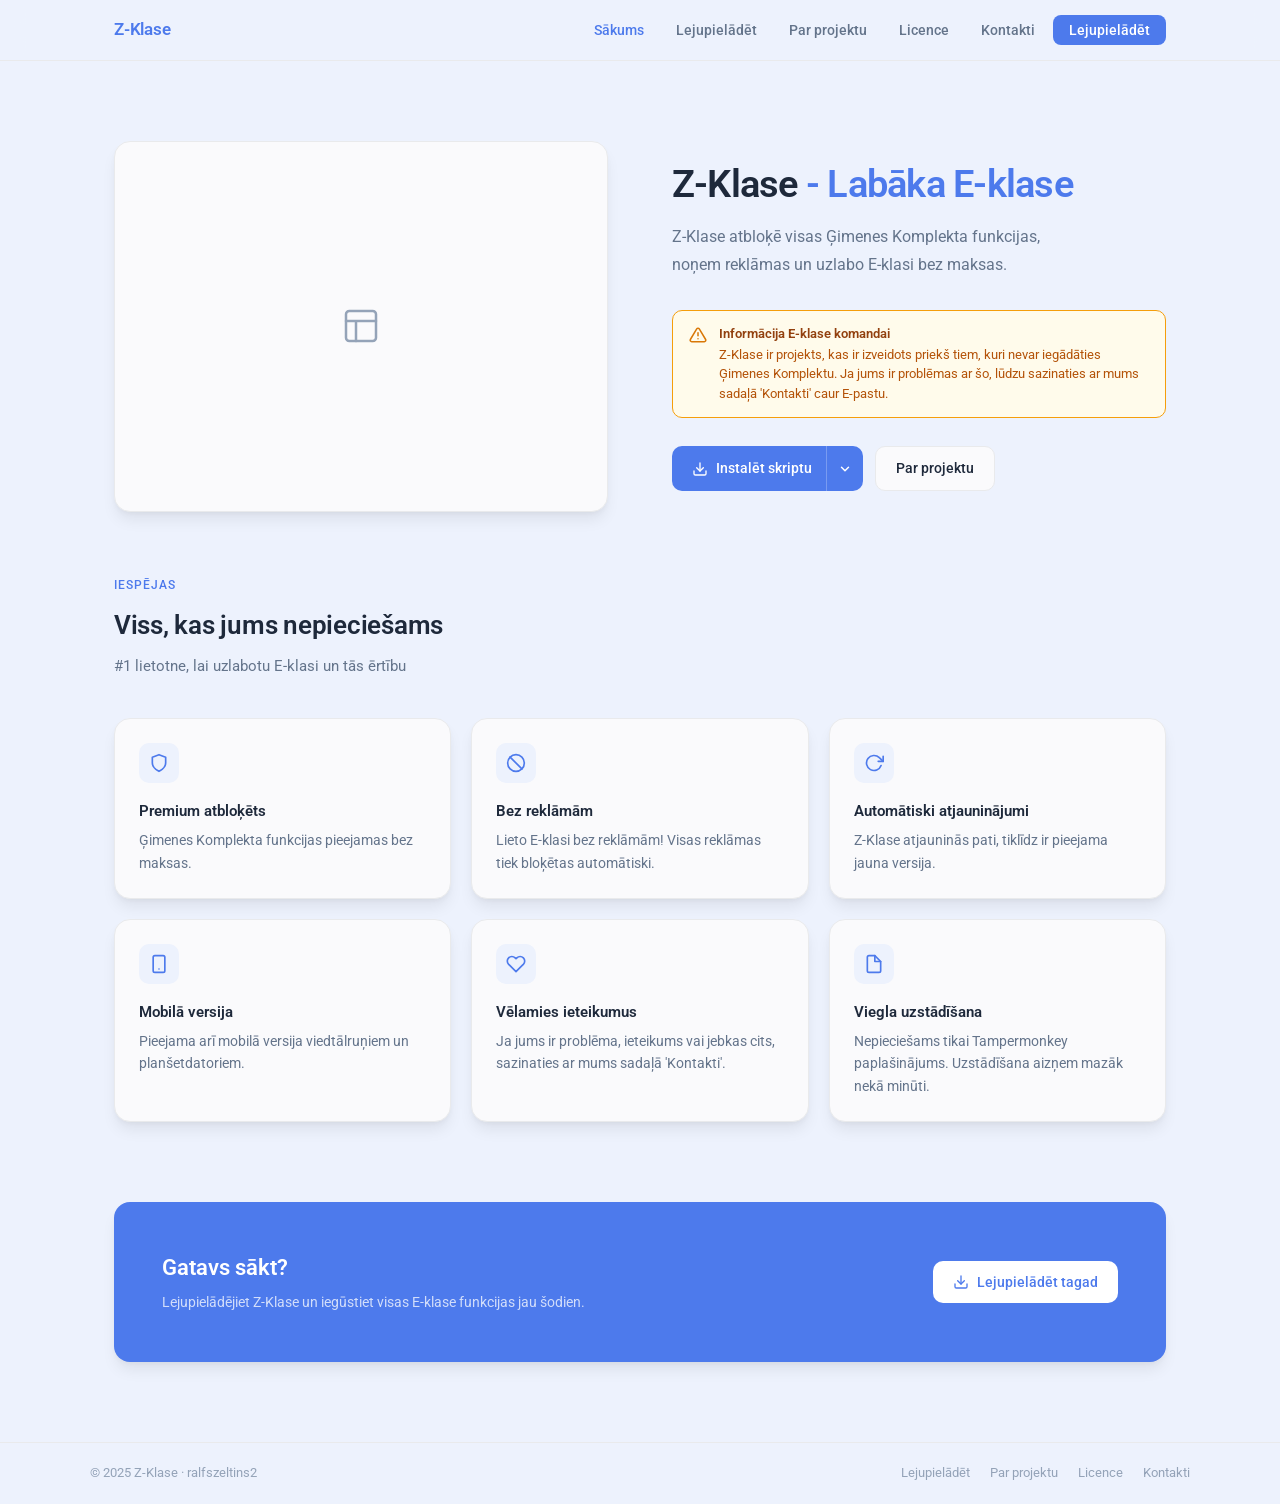
<file: index.html>
<!DOCTYPE html>
<html lang="lv">
<head>
<meta charset="UTF-8">
<meta name="viewport" content="width=device-width, initial-scale=1.0">
<title>Z-Klase - Labāka E-klase</title>
<link rel="stylesheet" href="style.css">
<style>
.hero { padding: 80px 0 64px; }
.hero-inner { display: grid; grid-template-columns: 1fr 1fr; gap: 64px; align-items: center; }
.hero-image {
  background: var(--card); border-radius: var(--radius); border: var(--card-border);
  box-shadow: var(--shadow); aspect-ratio: 4/3; display: flex; align-items: center;
  justify-content: center; color: var(--text-subtle); font-size: 13px; overflow: hidden;
}
.hero-image-inner { display: flex; flex-direction: column; align-items: center; gap: 8px; }
.hero-badge {
  display: inline-flex; align-items: center; gap: 6px; background: var(--card);
  border: var(--card-border); border-radius: 99px; padding: 4px 12px;
  font-size: 12px; color: var(--primary); font-weight: 500; margin-bottom: 20px;
}
.hero-badge span { width: 6px; height: 6px; background: var(--primary); border-radius: 50%; display: inline-block; }
h1 { font-size: 38px; font-weight: 600; line-height: 1.2; letter-spacing: -0.02em; color: var(--text); margin-bottom: 16px; }
h1 em { font-style: normal; color: var(--primary); }
.hero-desc { font-size: 16px; color: var(--text-muted); line-height: 1.7; margin-bottom: 32px; max-width: 420px; }
.hero-actions { display: flex; gap: 12px; flex-wrap: wrap; }
.features { padding: 0 0 80px; }
.section-label { font-size: 12px; font-weight: 500; color: var(--primary); letter-spacing: 0.08em; text-transform: uppercase; margin-bottom: 10px; }
.section-title { font-size: 26px; font-weight: 600; letter-spacing: -0.01em; margin-bottom: 8px; }
.section-desc { font-size: 15px; color: var(--text-muted); max-width: 460px; margin-bottom: 40px; }
.features-grid { display: grid; grid-template-columns: repeat(3, 1fr); gap: 20px; }
.feature-card { padding: 24px; }
.feature-icon {
  width: 40px; height: 40px; background: #EDF2FD; border-radius: 10px;
  display: flex; align-items: center; justify-content: center;
  margin-bottom: 16px; color: var(--primary);
}
@media (prefers-color-scheme: dark) { .feature-icon { background: #1e2235; } }
.feature-card h3 { font-size: 15px; font-weight: 600; margin-bottom: 6px; }
.feature-card p { font-size: 14px; color: var(--text-muted); line-height: 1.6; }
.cta-section { margin-bottom: 80px; }
.cta-inner {
  padding: 48px; display: flex; align-items: center; justify-content: space-between;
  gap: 32px; background: var(--primary); border-radius: var(--radius); border: none;
}
.cta-inner h2 { font-size: 22px; font-weight: 600; color: #fff; margin-bottom: 6px; }
.cta-inner p { font-size: 14px; color: rgba(255,255,255,0.75); }
.btn-white { background: #fff; color: var(--primary); white-space: nowrap; }
.btn-white:hover { opacity: 0.92; }
.warning-box {
  display: flex;
  gap: 12px;
  align-items: flex-start;
  background: #fffbeb;
  border: 1px solid #f59e0b;
  border-radius: 10px;
  padding: 14px 16px;
  margin-bottom: 28px;
}
@media (prefers-color-scheme: dark) {
  .warning-box {
    background: #1c1506;
    border-color: #92400e;
  }
  .warning-title { color: #fcd34d; }
  .warning-text { color: #d97706; }
}
.warning-icon {
  color: #d97706;
  flex-shrink: 0;
  margin-top: 1px;
}
.warning-content { display: flex; flex-direction: column; gap: 2px; }
.warning-title {
  font-size: 13px;
  font-weight: 600;
  color: #92400e;
  line-height: 1.4;
}
.warning-text {
  font-size: 13px;
  color: #b45309;
  line-height: 1.5;
}
@media (max-width: 768px) {
  .hero-inner { grid-template-columns: 1fr; gap: 40px; }
  h1 { font-size: 28px; }
  .features-grid { grid-template-columns: 1fr; }
  .cta-inner { flex-direction: column; padding: 32px; }
}
</style>
<style>
/* ── Split download button ── */
.dl-split { position: relative; display: inline-flex; }
.dl-main { border-radius: 10px 0 0 10px !important; padding-right: 14px !important; }
.dl-chevron { border-radius: 0 10px 10px 0 !important; padding: 0 11px !important; border-left: 1px solid rgba(255,255,255,0.25) !important; min-width: 0; }
.dl-chevron svg { display: block; transition: transform 0.2s; }
.dl-split.open .dl-chevron svg { transform: rotate(180deg); }
.dl-dropdown {
  display: none; position: absolute; top: calc(100% + 8px); left: 0;
  min-width: 230px; background: var(--card); border: var(--card-border);
  border-radius: 12px; box-shadow: 0 16px 40px -8px rgba(20,21,26,0.18);
  overflow: hidden; z-index: 100;
}
.dl-split.open .dl-dropdown { display: block; }
.dl-option {
  display: flex; align-items: center; gap: 10px; padding: 11px 16px;
  font-size: 14px; font-weight: 500; color: var(--text); text-decoration: none;
  transition: background 0.12s;
}
.dl-option:hover { background: var(--bg); }
.dl-option svg { flex-shrink: 0; color: var(--text-muted); }
.dl-option-all { border-top: 1px solid var(--border); color: var(--primary); }
.dl-option-all svg { color: var(--primary); }
</style>
</head>
<body>
<nav>
  <div class="nav-inner">
    <a href="index.html" class="nav-logo"><span>Z-Klase</span></a>
    <ul class="nav-links">
      <li><a href="index.html" class="active">Sākums</a></li>
      <li><a href="download.html">Lejupielādēt</a></li>
      <li><a href="credits.html">Par projektu</a></li>
      <li><a href="license.html">Licence</a></li>
      <li><a href="contact.html">Kontakti</a></li>
      <li><a href="download.html" class="nav-cta">Lejupielādēt</a></li>
    </ul>
    <button class="nav-hamburger" id="nav-open" aria-label="Atvērt izvēlni">
      <svg width="20" height="20" viewBox="0 0 24 24" fill="none" stroke="currentColor" stroke-width="2" stroke-linecap="round" stroke-linejoin="round"><line x1="3" y1="6" x2="21" y2="6"/><line x1="3" y1="12" x2="21" y2="12"/><line x1="3" y1="18" x2="21" y2="18"/></svg>
    </button>
  </div>
</nav>
<div class="mobile-nav" id="mobile-nav">
  <div class="mobile-nav-panel">
    <div class="mobile-nav-head">
      <a href="index.html" class="nav-logo"><span>Z-Klase</span></a>
      <button class="mobile-nav-close" id="nav-close" aria-label="Aizvērt izvēlni">
        <svg width="18" height="18" viewBox="0 0 18 18" fill="none"><path d="M14 4L4 14M4 4l10 10" stroke="currentColor" stroke-width="1.8" stroke-linecap="round"/></svg>
      </button>
    </div>
    <ul class="mobile-nav-links">
      <li><a href="index.html" class="active">Sākums</a></li>
      <li><a href="download.html">Lejupielādēt</a></li>
      <li><a href="credits.html">Par projektu</a></li>
      <li><a href="license.html">Licence</a></li>
      <li><a href="contact.html">Kontakti</a></li>
    </ul>
    <div class="mobile-nav-cta">
      <a href="download.html">
        <svg width="15" height="15" viewBox="0 0 24 24" fill="none" stroke="currentColor" stroke-width="2" stroke-linecap="round" stroke-linejoin="round"><path d="M21 15v4a2 2 0 0 1-2 2H5a2 2 0 0 1-2-2v-4"/><polyline points="7 10 12 15 17 10"/><line x1="12" y1="15" x2="12" y2="3"/></svg>
        Lejupielādēt
      </a>
    </div>
  </div>
</div>
<main>
  <section class="hero">
    <div class="container">
      <div class="hero-inner">
        <div class="hero-image">
          <div class="hero-image-inner">
            <svg width="40" height="40" viewBox="0 0 24 24" fill="none" stroke="currentColor" stroke-width="1.5" stroke-linecap="round" stroke-linejoin="round"><rect x="3" y="3" width="18" height="18" rx="2"/><path d="M3 9h18M9 21V9"/></svg>
            <!-- <span>Ekrānuzņēmums</span> -->
          </div>
        </div>
        <div class="hero-content">
          <!-- <div class="hero-badge"><span></span>200 izmanto</div> -->
          <h1>Z-Klase <em>- Labāka E-klase</em></h1>
          <p class="hero-desc">Z-Klase atbloķē visas Ģimenes Komplekta funkcijas, noņem reklāmas un uzlabo E-klasi bez maksas.</p>
          <div class="warning-box">
            <div class="warning-icon">
              <svg width="18" height="18" viewBox="0 0 24 24" fill="none" stroke="currentColor" stroke-width="2" stroke-linecap="round" stroke-linejoin="round"><path d="M10.29 3.86L1.82 18a2 2 0 0 0 1.71 3h16.94a2 2 0 0 0 1.71-3L13.71 3.86a2 2 0 0 0-3.42 0z"/><line x1="12" y1="9" x2="12" y2="13"/><line x1="12" y1="17" x2="12.01" y2="17"/></svg>
            </div>
            <div class="warning-content">
              <p class="warning-title">Informācija E-klase komandai</p>
              <p class="warning-text">Z-Klase ir projekts, kas ir izveidots priekš tiem, kuri nevar iegādāties Ģimenes Komplektu. Ja jums ir problēmas ar šo, lūdzu sazinaties ar mums sadaļā 'Kontakti' caur E-pastu.</p>
            </div>
          </div>
          <div class="hero-actions">
            <div class="dl-split" id="dl-split">
              <a href="download.html" class="btn btn-primary dl-main" id="dl-main-btn">
                <svg width="16" height="16" viewBox="0 0 24 24" fill="none" stroke="currentColor" stroke-width="2" stroke-linecap="round" stroke-linejoin="round"><path d="M21 15v4a2 2 0 0 1-2 2H5a2 2 0 0 1-2-2v-4"/><polyline points="7 10 12 15 17 10"/><line x1="12" y1="15" x2="12" y2="3"/></svg>
                <span id="dl-main-label">Lejupielādēt</span>
              </a>
              <button class="btn btn-primary dl-chevron" id="dl-chevron" aria-label="Citas platformas">
                <svg width="14" height="14" viewBox="0 0 24 24" fill="none" stroke="currentColor" stroke-width="2.5" stroke-linecap="round" stroke-linejoin="round"><polyline points="6 9 12 15 18 9"/></svg>
              </button>
              <div class="dl-dropdown" id="dl-dropdown">
                <a href="https://ralfszeltins22.github.io/z-klase/zklase.user.js" class="dl-option" data-platform="tampermonkey">
                  <svg width="16" height="16" viewBox="0 0 24 24" fill="none" stroke="currentColor" stroke-width="2" stroke-linecap="round" stroke-linejoin="round"><rect x="2" y="3" width="20" height="14" rx="2"/><line x1="8" y1="21" x2="16" y2="21"/><line x1="12" y1="17" x2="12" y2="21"/></svg>
                  <span>Darbvirsma (Tampermonkey)</span>
                </a>
                <a href="https://ralfszeltins22.github.io/z-klase/ZKlase.apk" class="dl-option" data-platform="android">
                  <svg width="16" height="16" viewBox="0 0 24 24" fill="none" stroke="currentColor" stroke-width="2" stroke-linecap="round" stroke-linejoin="round"><rect x="5" y="2" width="14" height="20" rx="2"/><line x1="12" y1="18" x2="12.01" y2="18"/></svg>
                  <span>Android APK</span>
                </a>
                <a href="download.html" class="dl-option dl-option-all">
                  <svg width="16" height="16" viewBox="0 0 24 24" fill="none" stroke="currentColor" stroke-width="2" stroke-linecap="round" stroke-linejoin="round"><circle cx="12" cy="12" r="10"/><line x1="2" y1="12" x2="22" y2="12"/><path d="M12 2a15.3 15.3 0 0 1 4 10 15.3 15.3 0 0 1-4 10 15.3 15.3 0 0 1-4-10 15.3 15.3 0 0 1 4-10z"/></svg>
                  <span>Visas platformas</span>
                </a>
              </div>
            </div>
            <a href="credits.html" class="btn btn-secondary">Par projektu</a>
          </div>
        </div>
      </div>
    </div>
  </section>
  <section class="features">
    <div class="container">
      <p class="section-label">Iespējas</p>
      <h2 class="section-title">Viss, kas jums nepieciešams</h2>
      <p class="section-desc">#1 lietotne, lai uzlabotu E-klasi un tās ērtību</p>
      <div class="features-grid">
        <div class="feature-card card">
          <div class="feature-icon"><svg width="20" height="20" viewBox="0 0 24 24" fill="none" stroke="currentColor" stroke-width="2" stroke-linecap="round" stroke-linejoin="round"><path d="M12 22s8-4 8-10V5l-8-3-8 3v7c0 6 8 10 8 10z"/></svg></div>
          <h3>Premium atbloķēts</h3>
          <p>Ģimenes Komplekta funkcijas pieejamas bez maksas.</p>
        </div>
        <div class="feature-card card">
          <div class="feature-icon"><svg width="20" height="20" viewBox="0 0 24 24" fill="none" stroke="currentColor" stroke-width="2" stroke-linecap="round" stroke-linejoin="round"><circle cx="12" cy="12" r="10"/><line x1="4.93" y1="4.93" x2="19.07" y2="19.07"/></svg></div>
          <h3>Bez reklāmām</h3>
          <p>Lieto E-klasi bez reklāmām! Visas reklāmas tiek bloķētas automātiski.</p>
        </div>
        <div class="feature-card card">
          <div class="feature-icon"><svg width="20" height="20" viewBox="0 0 24 24" fill="none" stroke="currentColor" stroke-width="2" stroke-linecap="round" stroke-linejoin="round"><polyline points="23 4 23 10 17 10"/><path d="M20.49 15a9 9 0 1 1-2.12-9.36L23 10"/></svg></div>
          <h3>Automātiski atjauninājumi</h3>
          <p>Z-Klase atjauninās pati, tiklīdz ir pieejama jauna versija.</p>
        </div>
        <div class="feature-card card">
          <div class="feature-icon"><svg width="20" height="20" viewBox="0 0 24 24" fill="none" stroke="currentColor" stroke-width="2" stroke-linecap="round" stroke-linejoin="round"><rect x="5" y="2" width="14" height="20" rx="2" ry="2"/><line x1="12" y1="18" x2="12.01" y2="18"/></svg></div>
          <h3>Mobilā versija</h3>
          <p>Pieejama arī mobilā versija viedtālruņiem un planšetdatoriem.</p>
        </div>
        <div class="feature-card card">
          <div class="feature-icon"><svg width="20" height="20" viewBox="0 0 24 24" fill="none" stroke="currentColor" stroke-width="2" stroke-linecap="round" stroke-linejoin="round"><path d="M20.84 4.61a5.5 5.5 0 0 0-7.78 0L12 5.67l-1.06-1.06a5.5 5.5 0 0 0-7.78 7.78l1.06 1.06L12 21.23l7.78-7.78 1.06-1.06a5.5 5.5 0 0 0 0-7.78z"/></svg></div>
          <h3>Vēlamies ieteikumus</h3>
          <p>Ja jums ir problēma, ieteikums vai jebkas cits, sazinaties ar mums sadaļā 'Kontakti'.</p>
        </div>
        <div class="feature-card card">
          <div class="feature-icon"><svg width="20" height="20" viewBox="0 0 24 24" fill="none" stroke="currentColor" stroke-width="2" stroke-linecap="round" stroke-linejoin="round"><path d="M13 2H6a2 2 0 0 0-2 2v16a2 2 0 0 0 2 2h12a2 2 0 0 0 2-2V9z"/><polyline points="13 2 13 9 20 9"/></svg></div>
          <h3>Viegla uzstādīšana</h3>
          <p>Nepieciešams tikai Tampermonkey paplašinājums. Uzstādīšana aizņem mazāk nekā minūti.</p>
        </div>
      </div>
    </div>
  </section>
  <section class="cta-section">
    <div class="container">
      <div class="cta-inner card">
        <div>
          <h2>Gatavs sākt?</h2>
          <p>Lejupielādējiet Z-Klase un iegūstiet visas E-klase funkcijas jau šodien.</p>
        </div>
        <a href="download.html" class="btn btn-white">
          <svg width="16" height="16" viewBox="0 0 24 24" fill="none" stroke="currentColor" stroke-width="2" stroke-linecap="round" stroke-linejoin="round"><path d="M21 15v4a2 2 0 0 1-2 2H5a2 2 0 0 1-2-2v-4"/><polyline points="7 10 12 15 17 10"/><line x1="12" y1="15" x2="12" y2="3"/></svg>
          Lejupielādēt tagad
        </a>
      </div>
    </div>
  </section>
</main>
<footer>
  <div class="footer-inner">
    <span>© 2025 Z-Klase · ralfszeltins2</span>
    <div class="footer-links">
      <a href="download.html">Lejupielādēt</a>
      <a href="credits.html">Par projektu</a>
      <a href="license.html">Licence</a>
      <a href="contact.html">Kontakti</a>
    </div>
  </div>
</footer>
<script>
document.addEventListener('DOMContentLoaded', function(){
  var nav = document.getElementById('mobile-nav');
  var open = document.getElementById('nav-open');
  var close = document.getElementById('nav-close');
  if (!nav || !open || !close) return;
  open.addEventListener('click', function(){ nav.classList.add('open'); document.body.style.overflow='hidden'; });
  function closeNav(){ nav.classList.remove('open'); document.body.style.overflow=''; }
  close.addEventListener('click', closeNav);
  nav.addEventListener('click', function(e){ if(e.target === nav) closeNav(); });
});
</script>
<script>
(function(){
  var ua = navigator.userAgent;
  var isAndroid = /Android/.test(ua);
  var isMobile = isAndroid || /iPhone|iPad/.test(ua);

  var mainBtn = document.getElementById('dl-main-btn');
  var mainLabel = document.getElementById('dl-main-label');
  if (mainBtn && mainLabel) {
    if (isAndroid) {
      mainBtn.href = 'https://ralfszeltins22.github.io/z-klase/ZKlase.apk';
      mainLabel.textContent = 'Lejupielādēt APK';
    } else {
      mainBtn.href = 'https://ralfszeltins22.github.io/z-klase/zklase.user.js';
      mainLabel.textContent = 'Instalēt skriptu';
    }
  }

  var split = document.getElementById('dl-split');
  var chevron = document.getElementById('dl-chevron');
  if (split && chevron) {
    chevron.addEventListener('click', function(e) {
      e.stopPropagation();
      split.classList.toggle('open');
    });
    document.addEventListener('click', function() {
      split.classList.remove('open');
    });
    document.getElementById('dl-dropdown').addEventListener('click', function(e) {
      e.stopPropagation();
    });
  }
})();
</script>
</body>
</html>
</file>
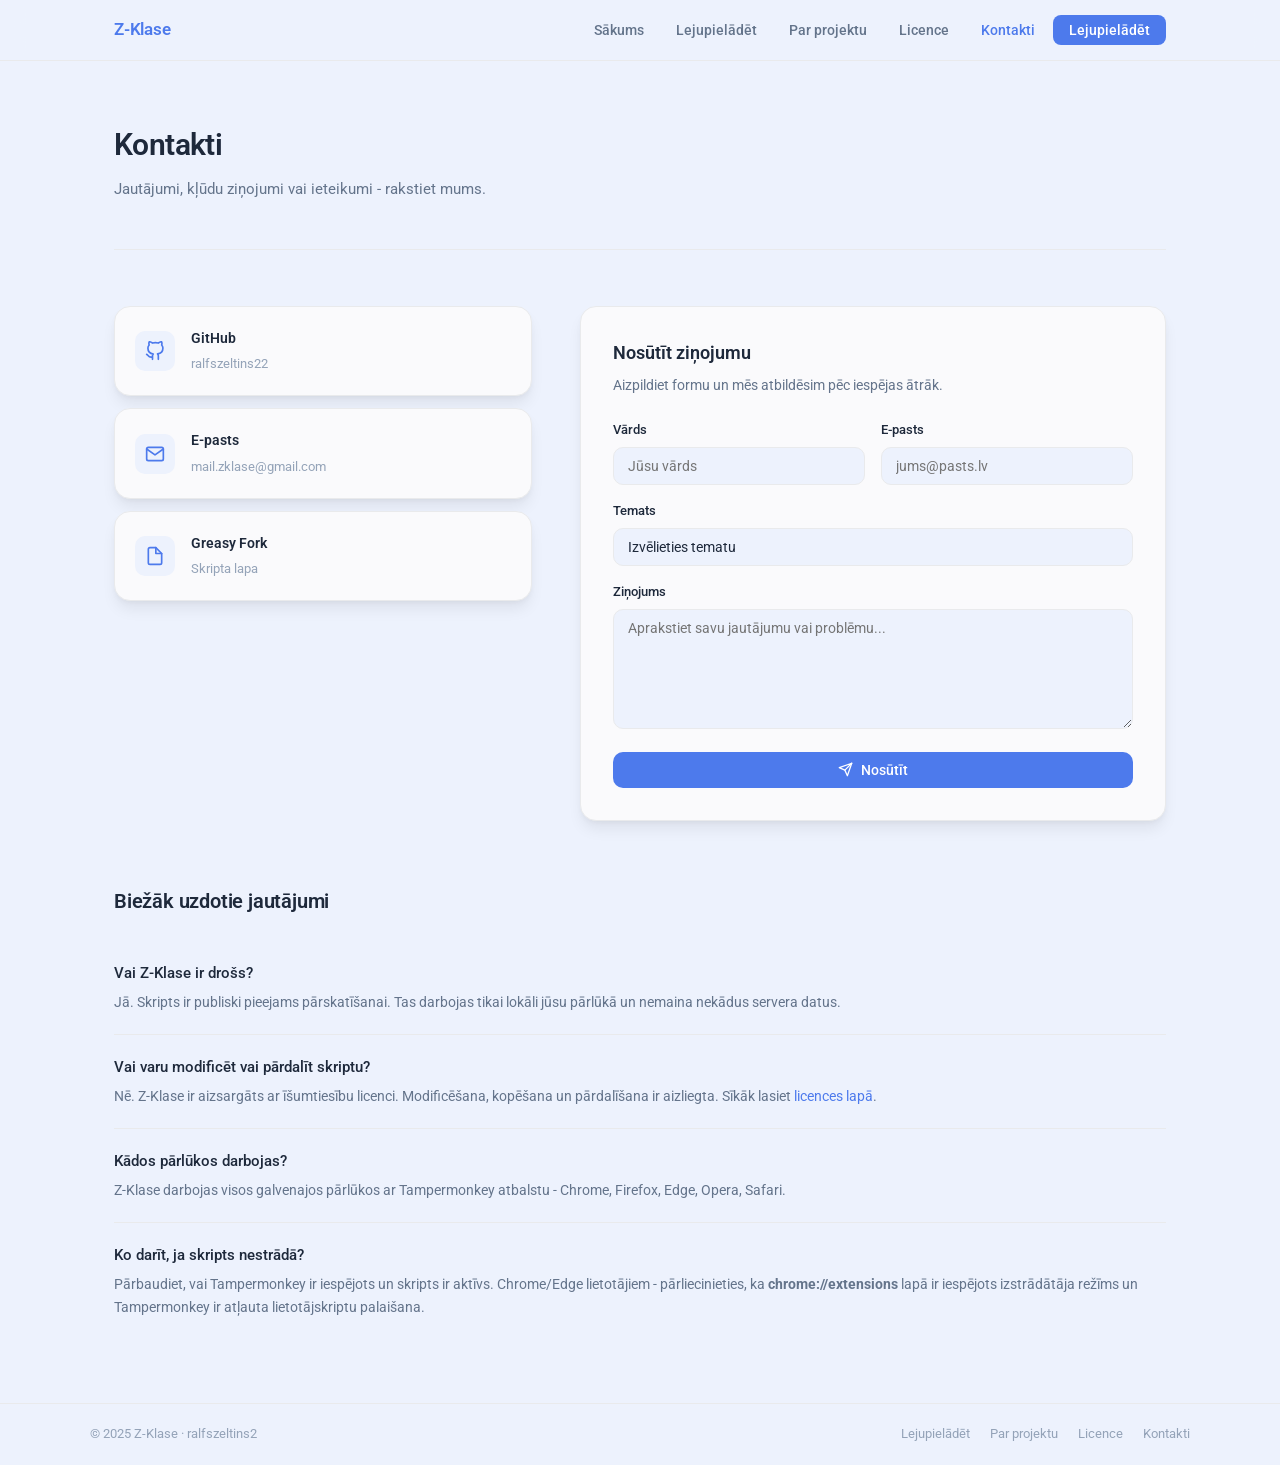
<file: contact.html>
<!DOCTYPE html>
<html lang="lv">
<head>
<meta charset="UTF-8">
<meta name="viewport" content="width=device-width, initial-scale=1.0">
<title>Kontakti - Z-Klase</title>
<link rel="stylesheet" href="style.css">
<style>
.page-header { padding: 60px 0 48px; border-bottom: 1px solid var(--border); margin-bottom: 56px; }
.page-header h1 { font-size: 30px; font-weight: 600; letter-spacing: -0.02em; margin-bottom: 8px; }
.page-header p { font-size: 15px; color: var(--text-muted); }
.contact-layout { display: grid; grid-template-columns: 1fr 1.4fr; gap: 48px; margin-bottom: 64px; align-items: start; }
.contact-channels { display: flex; flex-direction: column; gap: 12px; }
.channel-card { padding: 20px; display: flex; align-items: center; gap: 16px; transition: box-shadow 0.15s; }
.channel-card:hover { box-shadow: 0 12px 20px -4px rgba(20,21,26,0.1), 0 4px 8px -2px rgba(20,21,26,0.06); }
.channel-icon { width: 40px; height: 40px; background: #EDF2FD; border-radius: 10px; display: flex; align-items: center; justify-content: center; color: var(--primary); flex-shrink: 0; }
@media (prefers-color-scheme: dark) { .channel-icon { background: #1e2235; } }
.channel-info h3 { font-size: 14px; font-weight: 600; margin-bottom: 2px; }
.channel-info span { font-size: 13px; color: var(--text-subtle); }
.contact-form-card { padding: 32px; }
.contact-form-card h2 { font-size: 18px; font-weight: 600; margin-bottom: 6px; }
.contact-form-card > p { font-size: 14px; color: var(--text-muted); margin-bottom: 24px; }
.form-group { margin-bottom: 16px; }
label { display: block; font-size: 13px; font-weight: 500; color: var(--text); margin-bottom: 6px; }
input, textarea, select {
  width: 100%; padding: 10px 14px; border: var(--card-border); border-radius: 10px;
  font-size: 14px; font-family: inherit; background: var(--bg); color: var(--text);
  outline: none; transition: border-color 0.15s, box-shadow 0.15s; -webkit-appearance: none;
}
input:focus, textarea:focus, select:focus { border-color: var(--primary); box-shadow: 0 0 0 3px rgba(77,122,236,0.12); }
textarea { resize: vertical; min-height: 120px; }
.form-row { display: grid; grid-template-columns: 1fr 1fr; gap: 16px; }
.form-status { display: none; padding: 12px 16px; border-radius: 10px; font-size: 14px; margin-top: 12px; }
.form-status.success { background: #f0fdf4; border: 1px solid #bbf7d0; color: #166534; display: block; }
.form-status.error { background: #fef2f2; border: 1px solid #fecaca; color: #991b1b; display: block; }
.faq-section { margin-bottom: 64px; }
.faq-section h2 { font-size: 20px; font-weight: 600; letter-spacing: -0.01em; margin-bottom: 24px; }
.faq-item { border-bottom: 1px solid var(--border); padding: 20px 0; }
.faq-item:last-child { border-bottom: none; }
.faq-item h3 { font-size: 15px; font-weight: 500; margin-bottom: 6px; }
.faq-item p { font-size: 14px; color: var(--text-muted); line-height: 1.65; }
.btn-loading { opacity: 0.7; pointer-events: none; }
@keyframes spin { to { transform: rotate(360deg); } }
@media (max-width: 768px) { .contact-layout { grid-template-columns: 1fr; } .form-row { grid-template-columns: 1fr; } }
</style>
</head>
<body>

<nav>
  <div class="nav-inner">
    <a href="index.html" class="nav-logo"><span>Z-Klase</span></a>
    <ul class="nav-links">
      <li><a href="index.html">Sākums</a></li>
      <li><a href="download.html">Lejupielādēt</a></li>
      <li><a href="credits.html">Par projektu</a></li>
      <li><a href="license.html">Licence</a></li>
      <li><a href="contact.html" class="active">Kontakti</a></li>
      <li><a href="download.html" class="nav-cta">Lejupielādēt</a></li>
    </ul>
    <button class="nav-hamburger" id="nav-open" aria-label="Atvērt izvēlni">
      <svg width="20" height="20" viewBox="0 0 24 24" fill="none" stroke="currentColor" stroke-width="2" stroke-linecap="round" stroke-linejoin="round"><line x1="3" y1="6" x2="21" y2="6"/><line x1="3" y1="12" x2="21" y2="12"/><line x1="3" y1="18" x2="21" y2="18"/></svg>
    </button>
  </div>
</nav>

<div class="mobile-nav" id="mobile-nav">
  <div class="mobile-nav-panel">
    <div class="mobile-nav-head">
      <a href="index.html" class="nav-logo"><span>Z-Klase</span></a>
      <button class="mobile-nav-close" id="nav-close" aria-label="Aizvērt izvēlni">
        <svg width="18" height="18" viewBox="0 0 18 18" fill="none"><path d="M14 4L4 14M4 4l10 10" stroke="currentColor" stroke-width="1.8" stroke-linecap="round"/></svg>
      </button>
    </div>
    <ul class="mobile-nav-links">
      <li><a href="index.html">Sākums</a></li>
      <li><a href="download.html">Lejupielādēt</a></li>
      <li><a href="credits.html">Par projektu</a></li>
      <li><a href="license.html">Licence</a></li>
      <li><a href="contact.html" class="active">Kontakti</a></li>
    </ul>
    <div class="mobile-nav-cta">
      <a href="download.html">
        <svg width="15" height="15" viewBox="0 0 24 24" fill="none" stroke="currentColor" stroke-width="2" stroke-linecap="round" stroke-linejoin="round"><path d="M21 15v4a2 2 0 0 1-2 2H5a2 2 0 0 1-2-2v-4"/><polyline points="7 10 12 15 17 10"/><line x1="12" y1="15" x2="12" y2="3"/></svg>
        Lejupielādēt
      </a>
    </div>
  </div>
</div>

<main>
  <div class="container">
    <div class="page-header">
      <h1>Kontakti</h1>
      <p>Jautājumi, kļūdu ziņojumi vai ieteikumi - rakstiet mums.</p>
    </div>
    <div class="contact-layout">
      <div>
        <div class="contact-channels">
          <a href="https://github.com/ralfszeltins22" target="_blank" class="channel-card card">
            <div class="channel-icon"><svg width="20" height="20" viewBox="0 0 24 24" fill="none" stroke="currentColor" stroke-width="2" stroke-linecap="round" stroke-linejoin="round"><path d="M9 19c-5 1.5-5-2.5-7-3m14 6v-3.87a3.37 3.37 0 0 0-.94-2.61c3.14-.35 6.44-1.54 6.44-7A5.44 5.44 0 0 0 20 4.77 5.07 5.07 0 0 0 19.91 1S18.73.65 16 2.48a13.38 13.38 0 0 0-7 0C6.27.65 5.09 1 5.09 1A5.07 5.07 0 0 0 5 4.77a5.44 5.44 0 0 0-1.5 3.78c0 5.42 3.3 6.61 6.44 7A3.37 3.37 0 0 0 9 18.13V22"/></svg></div>
            <div class="channel-info"><h3>GitHub</h3><span>ralfszeltins22</span></div>
          </a>
          <a href="mailto:mail.zklase@gmail.com" class="channel-card card">
            <div class="channel-icon"><svg width="20" height="20" viewBox="0 0 24 24" fill="none" stroke="currentColor" stroke-width="2" stroke-linecap="round" stroke-linejoin="round"><path d="M4 4h16c1.1 0 2 .9 2 2v12c0 1.1-.9 2-2 2H4c-1.1 0-2-.9-2-2V6c0-1.1.9-2 2-2z"/><polyline points="22,6 12,13 2,6"/></svg></div>
            <div class="channel-info"><h3>E-pasts</h3><span>mail.zklase@gmail.com</span></div>
          </a>
          <a href="https://greasyfork.org/scripts/553190" target="_blank" class="channel-card card">
            <div class="channel-icon"><svg width="20" height="20" viewBox="0 0 24 24" fill="none" stroke="currentColor" stroke-width="2" stroke-linecap="round" stroke-linejoin="round"><path d="M13 2H6a2 2 0 0 0-2 2v16a2 2 0 0 0 2 2h12a2 2 0 0 0 2-2V9z"/><polyline points="13 2 13 9 20 9"/></svg></div>
            <div class="channel-info"><h3>Greasy Fork</h3><span>Skripta lapa</span></div>
          </a>
        </div>
      </div>
      <div class="contact-form-card card">
        <h2>Nosūtīt ziņojumu</h2>
        <p>Aizpildiet formu un mēs atbildēsim pēc iespējas ātrāk.</p>
        <form id="contact-form" action="https://formsubmit.co/ajax/mail.zklase@gmail.com" method="POST">
          <input type="hidden" name="_subject" value="Z-Klase - jauns ziņojums">
          <input type="hidden" name="_captcha" value="false">
          <input type="hidden" name="_template" value="box">
          <div class="form-row">
            <div class="form-group">
              <label for="name">Vārds</label>
              <input type="text" id="name" name="name" placeholder="Jūsu vārds" required>
            </div>
            <div class="form-group">
              <label for="email">E-pasts</label>
              <input type="email" id="email" name="email" placeholder="jums@pasts.lv" required>
            </div>
          </div>
          <div class="form-group">
            <label for="subject">Temats</label>
            <select id="subject" name="subject">
              <option value="">Izvēlieties tematu</option>
              <option>Kļūdas ziņojums</option>
              <option>Ieteikums</option>
              <option>Jautājums</option>
              <option>Cits</option>
            </select>
          </div>
          <div class="form-group">
            <label for="message">Ziņojums</label>
            <textarea id="message" name="message" placeholder="Aprakstiet savu jautājumu vai problēmu..." required></textarea>
          </div>
          <button type="submit" class="btn btn-primary" id="submit-btn" style="width:100%;justify-content:center">
            <svg width="15" height="15" viewBox="0 0 24 24" fill="none" stroke="currentColor" stroke-width="2" stroke-linecap="round" stroke-linejoin="round"><line x1="22" y1="2" x2="11" y2="13"/><polygon points="22 2 15 22 11 13 2 9 22 2"/></svg>
            Nosūtīt
          </button>
          <div class="form-status" id="form-status"></div>
        </form>
      </div>
    </div>
    <div class="faq-section">
      <h2>Biežāk uzdotie jautājumi</h2>
      <div class="faq-item"><h3>Vai Z-Klase ir drošs?</h3><p>Jā. Skripts ir publiski pieejams pārskatīšanai. Tas darbojas tikai lokāli jūsu pārlūkā un nemaina nekādus servera datus.</p></div>
      <div class="faq-item"><h3>Vai varu modificēt vai pārdalīt skriptu?</h3><p>Nē. Z-Klase ir aizsargāts ar īšumtiesību licenci. Modificēšana, kopēšana un pārdalīšana ir aizliegta. Sīkāk lasiet <a href="license.html" style="color:var(--primary)">licences lapā</a>.</p></div>
      <div class="faq-item"><h3>Kādos pārlūkos darbojas?</h3><p>Z-Klase darbojas visos galvenajos pārlūkos ar Tampermonkey atbalstu - Chrome, Firefox, Edge, Opera, Safari.</p></div>
      <div class="faq-item"><h3>Ko darīt, ja skripts nestrādā?</h3><p>Pārbaudiet, vai Tampermonkey ir iespējots un skripts ir aktīvs. Chrome/Edge lietotājiem - pārliecinieties, ka <strong>chrome://extensions</strong> lapā ir iespējots izstrādātāja režīms un Tampermonkey ir atļauta lietotājskriptu palaišana.</p></div>
    </div>
  </div>
</main>

<footer>
  <div class="footer-inner">
    <span>© 2025 Z-Klase · ralfszeltins2</span>
    <div class="footer-links">
      <a href="download.html">Lejupielādēt</a>
      <a href="credits.html">Par projektu</a>
      <a href="license.html">Licence</a>
      <a href="contact.html">Kontakti</a>
    </div>
  </div>
</footer>

<script>
document.addEventListener('DOMContentLoaded', function() {

  /* Mobile nav */
  var nav   = document.getElementById('mobile-nav');
  var open  = document.getElementById('nav-open');
  var close = document.getElementById('nav-close');
  if (nav && open && close) {
    open.addEventListener('click', function() {
      nav.classList.add('open');
      document.body.style.overflow = 'hidden';
    });
    function closeNav() {
      nav.classList.remove('open');
      document.body.style.overflow = '';
    }
    close.addEventListener('click', closeNav);
    nav.addEventListener('click', function(e) {
      if (e.target === nav) closeNav();
    });
  }

  /* Contact form - AJAX, no redirect */
  var form   = document.getElementById('contact-form');
  var btn    = document.getElementById('submit-btn');
  var status = document.getElementById('form-status');

  var SEND_ICON = '<svg width="15" height="15" viewBox="0 0 24 24" fill="none" stroke="currentColor" stroke-width="2" stroke-linecap="round" stroke-linejoin="round"><line x1="22" y1="2" x2="11" y2="13"/><polygon points="22 2 15 22 11 13 2 9 22 2"/></svg>';
  var SPIN_ICON = '<svg width="15" height="15" viewBox="0 0 24 24" fill="none" stroke="currentColor" stroke-width="2" stroke-linecap="round" stroke-linejoin="round" style="animation:spin .8s linear infinite"><path d="M21 12a9 9 0 1 1-6.219-8.56"/></svg>';

  function resetBtn() {
    btn.classList.remove('btn-loading');
    btn.innerHTML = SEND_ICON + ' Nosūtīt';
  }

  form.addEventListener('submit', function(e) {
    e.preventDefault();
    btn.classList.add('btn-loading');
    btn.innerHTML = SPIN_ICON + ' Sūta...';
    status.className = 'form-status';
    status.textContent = '';

    fetch(form.action, {
      method: 'POST',
      body: new FormData(form),
      headers: { 'Accept': 'application/json' }
    })
    .then(function(r) { return r.json(); })
    .then(function(json) {
      resetBtn();
      if (json.success === 'true' || json.success === true) {
        status.className = 'form-status success';
        status.textContent = 'Ziņojums nosūtīts! Mēs atbildēsim pēc iespējas ātrāk.';
        form.reset();
      } else {
        status.className = 'form-status error';
        status.textContent = 'Kļūda! Lūdzu mēģināt vielreiz vai rakstiet uz mail.zklase@gmail.com.';
      }
    })
    .catch(function() {
      resetBtn();
      status.className = 'form-status error';
      status.textContent = 'Kļūda! Lūdzu mēģināt vielreiz vai rakstiet uz mail.zklase@gmail.com.';
    });
  });

});
</script>

</body>
</html>
</file>
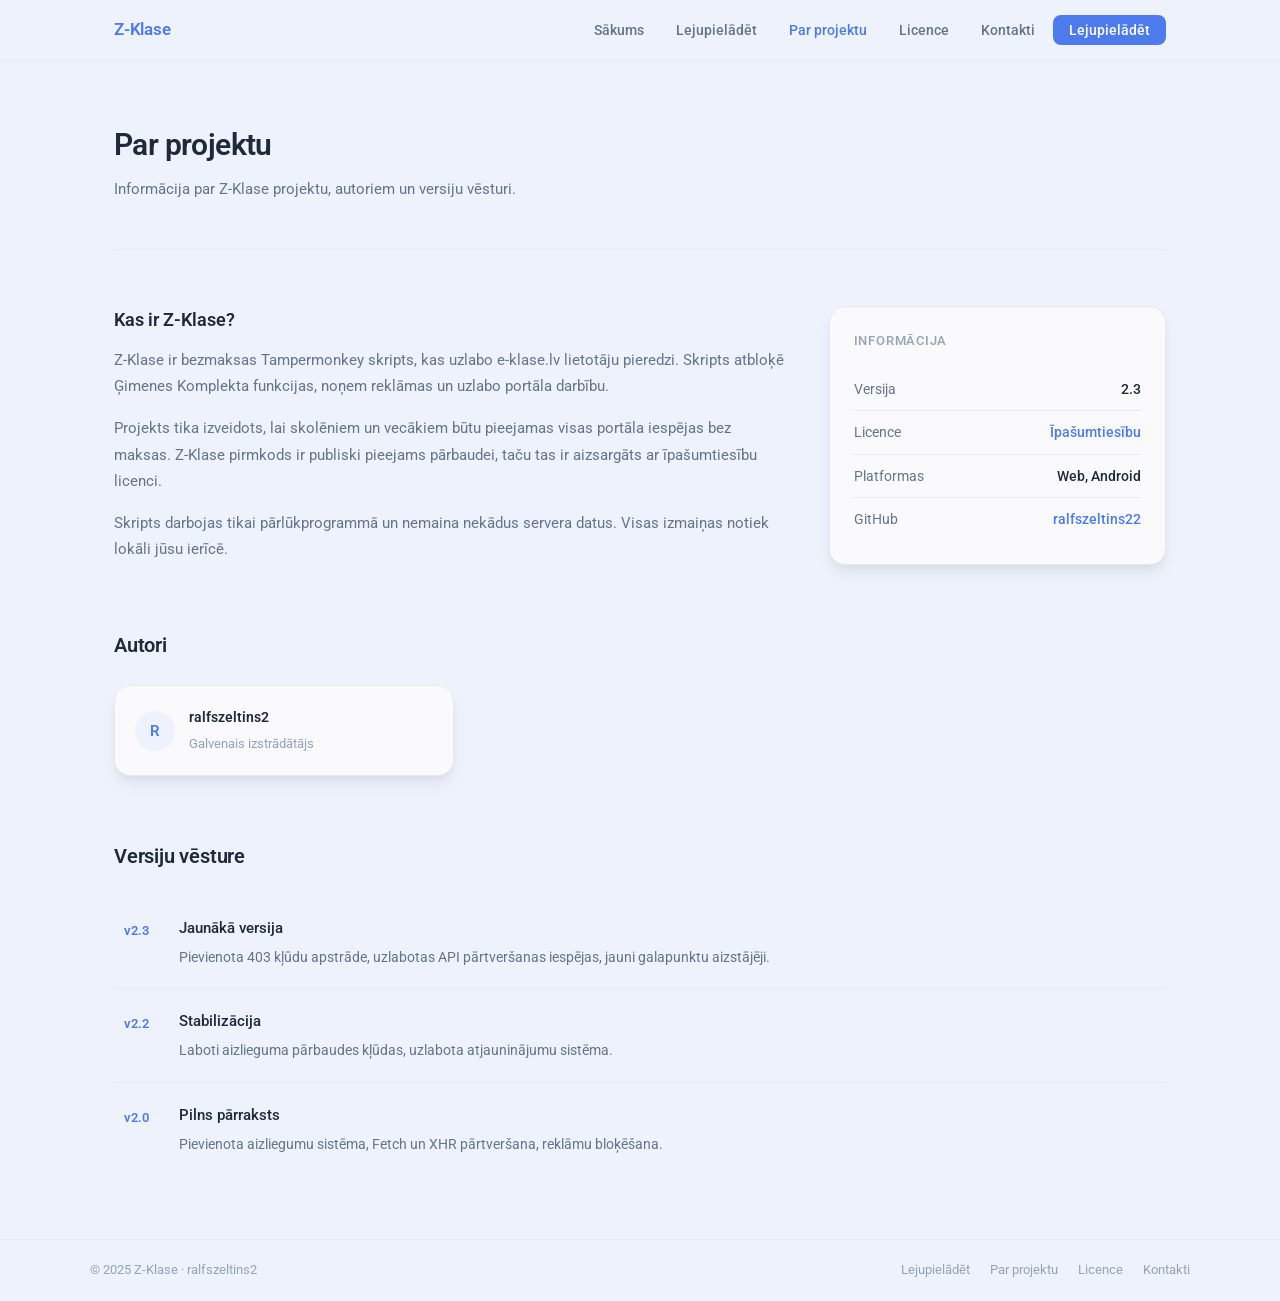
<file: credits.html>
<!DOCTYPE html>
<html lang="lv">
<head>
<meta charset="UTF-8">
<meta name="viewport" content="width=device-width, initial-scale=1.0">
<title>Par projektu - Z-Klase</title>
<link rel="stylesheet" href="style.css">
<style>
.page-header { padding: 60px 0 48px; border-bottom: 1px solid var(--border); margin-bottom: 56px; }
.page-header h1 { font-size: 30px; font-weight: 600; letter-spacing: -0.02em; margin-bottom: 8px; }
.page-header p { font-size: 15px; color: var(--text-muted); }
.credits-layout { display: grid; grid-template-columns: 2fr 1fr; gap: 40px; margin-bottom: 64px; }
.about-text h2 { font-size: 18px; font-weight: 600; margin-bottom: 12px; }
.about-text p { font-size: 15px; color: var(--text-muted); line-height: 1.75; margin-bottom: 16px; }
.about-text p:last-child { margin-bottom: 0; }
.info-card { padding: 24px; height: fit-content; }
.info-card h3 { font-size: 13px; font-weight: 500; color: var(--text-subtle); letter-spacing: 0.06em; text-transform: uppercase; margin-bottom: 16px; }
.info-row { display: flex; justify-content: space-between; align-items: center; padding: 10px 0; border-bottom: 1px solid var(--border); font-size: 14px; }
.info-row:last-child { border-bottom: none; }
.info-row span:first-child { color: var(--text-muted); }
.info-row span:last-child { font-weight: 500; }
.contributors-section { margin-bottom: 64px; }
.contributors-section h2 { font-size: 20px; font-weight: 600; letter-spacing: -0.01em; margin-bottom: 24px; }
.contributors-grid { display: grid; grid-template-columns: repeat(3, 1fr); gap: 16px; }
.contributor-card { padding: 20px; display: flex; align-items: center; gap: 14px; }
.contributor-avatar {
  width: 40px; height: 40px; border-radius: 50%; background: #EDF2FD;
  display: flex; align-items: center; justify-content: center;
  color: var(--primary); flex-shrink: 0; font-size: 15px; font-weight: 600;
}
@media (prefers-color-scheme: dark) { .contributor-avatar { background: #1e2235; } }
.contributor-info h4 { font-size: 14px; font-weight: 600; margin-bottom: 2px; }
.contributor-info span { font-size: 13px; color: var(--text-subtle); }
.changelog-section { margin-bottom: 64px; }
.changelog-section h2 { font-size: 20px; font-weight: 600; letter-spacing: -0.01em; margin-bottom: 24px; }
.changelog-item { padding: 20px 0; border-bottom: 1px solid var(--border); display: flex; gap: 20px; }
.changelog-item:last-child { border-bottom: none; }
.changelog-version {
  font-size: 13px; font-weight: 600; color: var(--primary); background: #EDF2FD;
  padding: 3px 10px; border-radius: 6px; height: fit-content; white-space: nowrap; margin-top: 2px;
}
@media (prefers-color-scheme: dark) { .changelog-version { background: #1e2235; } }
.changelog-content h3 { font-size: 15px; font-weight: 500; margin-bottom: 6px; }
.changelog-content p { font-size: 14px; color: var(--text-muted); }
@media (max-width: 768px) { .credits-layout { grid-template-columns: 1fr; } .contributors-grid { grid-template-columns: 1fr; } }
</style>
</head>
<body>
<nav>
  <div class="nav-inner">
    <a href="index.html" class="nav-logo"><span>Z-Klase</span></a>
    <ul class="nav-links">
      <li><a href="index.html">Sākums</a></li>
      <li><a href="download.html">Lejupielādēt</a></li>
      <li><a href="credits.html" class="active">Par projektu</a></li>
      <li><a href="license.html">Licence</a></li>
      <li><a href="contact.html">Kontakti</a></li>
      <li><a href="download.html" class="nav-cta">Lejupielādēt</a></li>
    </ul>
    <button class="nav-hamburger" id="nav-open" aria-label="Atvērt izvēlni">
      <svg width="20" height="20" viewBox="0 0 24 24" fill="none" stroke="currentColor" stroke-width="2" stroke-linecap="round" stroke-linejoin="round"><line x1="3" y1="6" x2="21" y2="6"/><line x1="3" y1="12" x2="21" y2="12"/><line x1="3" y1="18" x2="21" y2="18"/></svg>
    </button>
  </div>
</nav>
<div class="mobile-nav" id="mobile-nav">
  <div class="mobile-nav-panel">
    <div class="mobile-nav-head">
      <a href="index.html" class="nav-logo"><span>Z-Klase</span></a>
      <button class="mobile-nav-close" id="nav-close" aria-label="Aizvērt izvēlni">
        <svg width="18" height="18" viewBox="0 0 18 18" fill="none"><path d="M14 4L4 14M4 4l10 10" stroke="currentColor" stroke-width="1.8" stroke-linecap="round"/></svg>
      </button>
    </div>
    <ul class="mobile-nav-links">
      <li><a href="index.html">Sākums</a></li>
      <li><a href="download.html">Lejupielādēt</a></li>
      <li><a href="credits.html" class="active">Par projektu</a></li>
      <li><a href="license.html">Licence</a></li>
      <li><a href="contact.html">Kontakti</a></li>
    </ul>
    <div class="mobile-nav-cta">
      <a href="download.html">
        <svg width="15" height="15" viewBox="0 0 24 24" fill="none" stroke="currentColor" stroke-width="2" stroke-linecap="round" stroke-linejoin="round"><path d="M21 15v4a2 2 0 0 1-2 2H5a2 2 0 0 1-2-2v-4"/><polyline points="7 10 12 15 17 10"/><line x1="12" y1="15" x2="12" y2="3"/></svg>
        Lejupielādēt
      </a>
    </div>
  </div>
</div>
<main>
  <div class="container">
    <div class="page-header">
      <h1>Par projektu</h1>
      <p>Informācija par Z-Klase projektu, autoriem un versiju vēsturi.</p>
    </div>
    <div class="credits-layout">
      <div class="about-text">
        <h2>Kas ir Z-Klase?</h2>
        <p>Z-Klase ir bezmaksas Tampermonkey skripts, kas uzlabo e-klase.lv lietotāju pieredzi. Skripts atbloķē Ģimenes Komplekta funkcijas, noņem reklāmas un uzlabo portāla darbību.</p>
        <p>Projekts tika izveidots, lai skolēniem un vecākiem būtu pieejamas visas portāla iespējas bez maksas. Z-Klase pirmkods ir publiski pieejams pārbaudei, taču tas ir aizsargāts ar īpašumtiesību licenci.</p>
        <p>Skripts darbojas tikai pārlūkprogrammā un nemaina nekādus servera datus. Visas izmaiņas notiek lokāli jūsu ierīcē.</p>
      </div>
      <div class="info-card card">
        <h3>Informācija</h3>
        <div class="info-row"><span>Versija</span><span>2.3</span></div>
        <div class="info-row"><span>Licence</span><span><a href="license.html" style="color:var(--primary)">Īpašumtiesību</a></span></div>
        <div class="info-row"><span>Platformas</span><span>Web, Android</span></div>
        <div class="info-row"><span>GitHub</span><span><a href="https://github.com/ralfszeltins22" target="_blank" style="color:var(--primary)">ralfszeltins22</a></span></div>
      </div>
    </div>
    <div class="contributors-section">
      <h2>Autori</h2>
      <div class="contributors-grid">
        <div class="contributor-card card">
          <div class="contributor-avatar">R</div>
          <div class="contributor-info">
            <h4>ralfszeltins2</h4>
            <span>Galvenais izstrādātājs</span>
          </div>
        </div>
      </div>
    </div>
    <div class="changelog-section">
      <h2>Versiju vēsture</h2>
      <div class="changelog-item">
        <div class="changelog-version">v2.3</div>
        <div class="changelog-content">
          <h3>Jaunākā versija</h3>
          <p>Pievienota 403 kļūdu apstrāde, uzlabotas API pārtveršanas iespējas, jauni galapunktu aizstājēji.</p>
        </div>
      </div>
      <div class="changelog-item">
        <div class="changelog-version">v2.2</div>
        <div class="changelog-content">
          <h3>Stabilizācija</h3>
          <p>Laboti aizlieguma pārbaudes kļūdas, uzlabota atjauninājumu sistēma.</p>
        </div>
      </div>
      <div class="changelog-item">
        <div class="changelog-version">v2.0</div>
        <div class="changelog-content">
          <h3>Pilns pārraksts</h3>
          <p>Pievienota aizliegumu sistēma, Fetch un XHR pārtveršana, reklāmu bloķēšana.</p>
        </div>
      </div>
    </div>
  </div>
</main>
<footer>
  <div class="footer-inner">
    <span>© 2025 Z-Klase · ralfszeltins2</span>
    <div class="footer-links">
      <a href="download.html">Lejupielādēt</a>
      <a href="credits.html">Par projektu</a>
      <a href="license.html">Licence</a>
      <a href="contact.html">Kontakti</a>
    </div>
  </div>
</footer>
<script>
document.addEventListener('DOMContentLoaded', function(){
  var nav = document.getElementById('mobile-nav');
  var open = document.getElementById('nav-open');
  var close = document.getElementById('nav-close');
  if (!nav || !open || !close) return;
  open.addEventListener('click', function(){ nav.classList.add('open'); document.body.style.overflow='hidden'; });
  function closeNav(){ nav.classList.remove('open'); document.body.style.overflow=''; }
  close.addEventListener('click', closeNav);
  nav.addEventListener('click', function(e){ if(e.target === nav) closeNav(); });
});
</script>
</body>
</html>
</file>
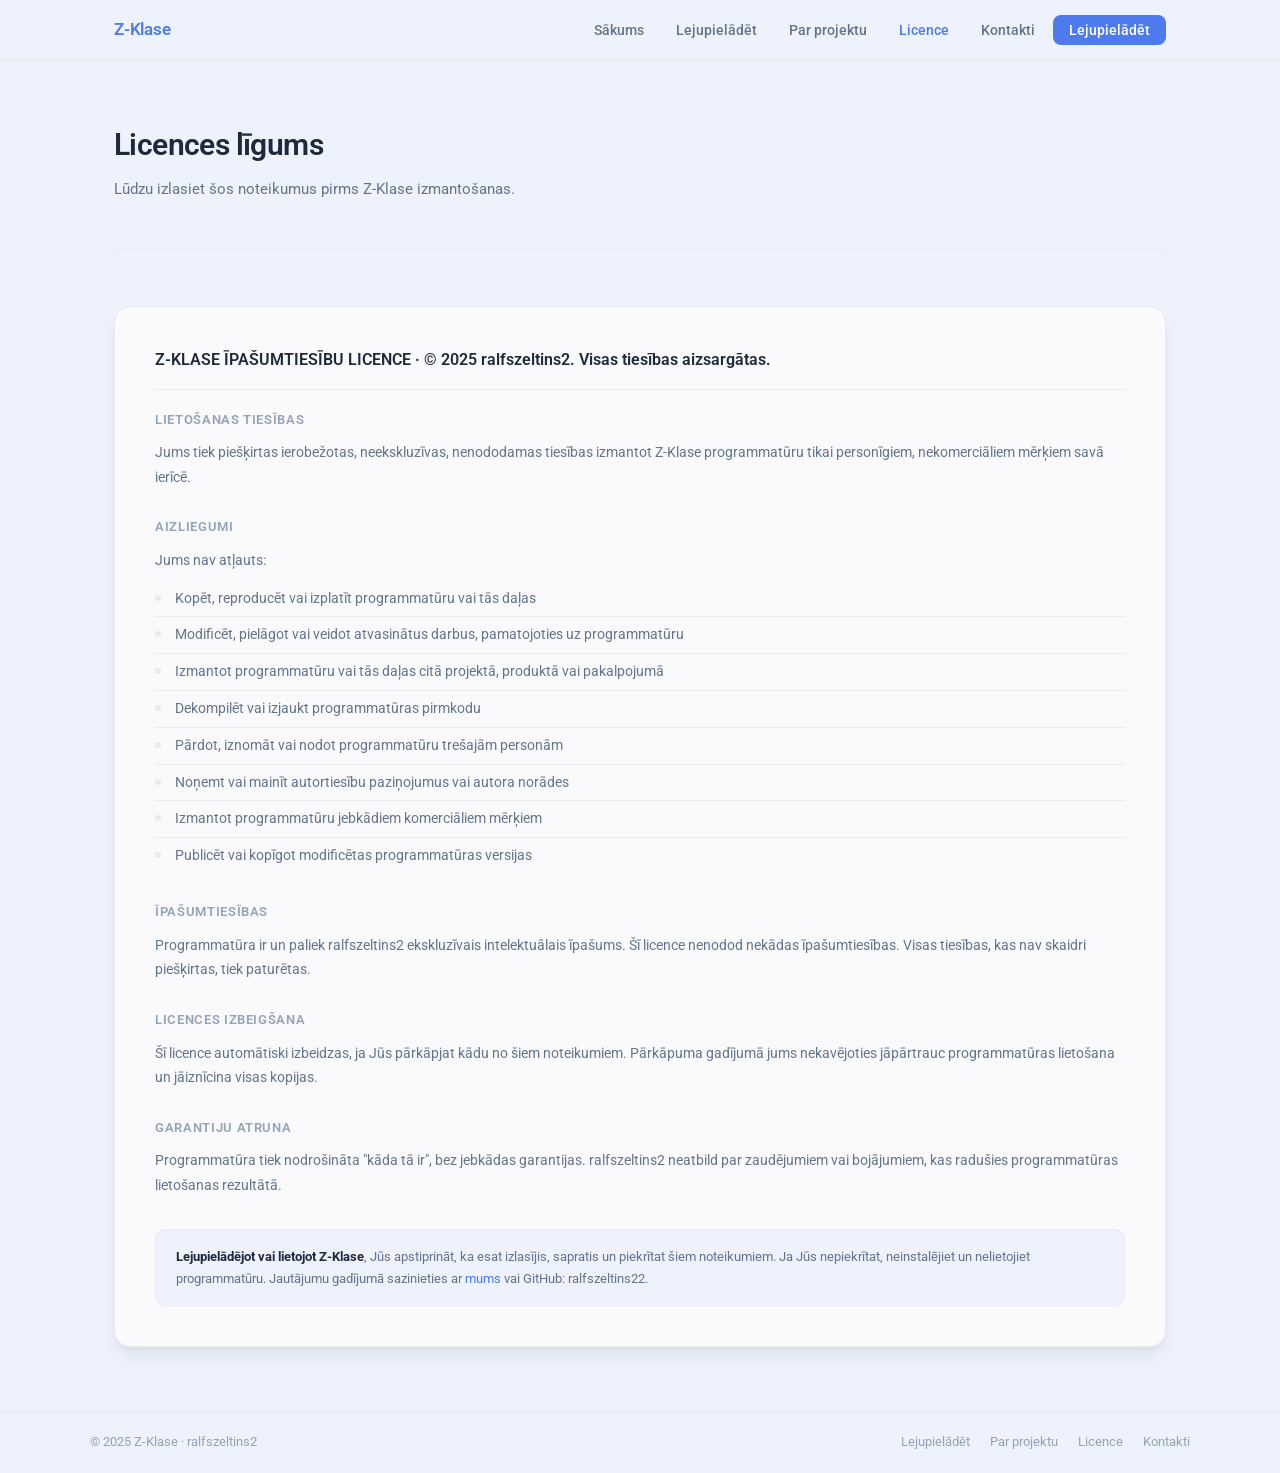
<file: license.html>
<!DOCTYPE html>
<html lang="lv">
<head>
<meta charset="UTF-8">
<meta name="viewport" content="width=device-width, initial-scale=1.0">
<title>Licence - Z-Klase</title>
<link rel="stylesheet" href="style.css">
<style>
.page-header {
  padding: 60px 0 48px;
  border-bottom: 1px solid var(--border);
  margin-bottom: 56px;
}
.page-header h1 { font-size: 30px; font-weight: 600; letter-spacing: -0.02em; margin-bottom: 8px; }
.page-header p { font-size: 15px; color: var(--text-muted); }
.license-card { padding: 40px; margin-bottom: 64px; }
.license-card h2 { font-size: 16px; font-weight: 600; margin-bottom: 20px; padding-bottom: 16px; border-bottom: 1px solid var(--border); }
.license-section { margin-bottom: 28px; }
.license-section h3 { font-size: 13px; font-weight: 600; letter-spacing: 0.05em; text-transform: uppercase; color: var(--text-subtle); margin-bottom: 10px; }
.license-section p { font-size: 14px; color: var(--text-muted); line-height: 1.75; margin-bottom: 8px; }
.license-section p:last-child { margin-bottom: 0; }
.license-list { list-style: none; padding: 0; margin: 0; }
.license-list li { font-size: 14px; color: var(--text-muted); line-height: 1.7; padding: 6px 0 6px 20px; position: relative; border-bottom: 1px solid var(--border); }
.license-list li:last-child { border-bottom: none; }
.license-list li::before { content: ''; position: absolute; left: 0; top: 14px; width: 6px; height: 6px; border-radius: 50%; background: var(--border); }
.license-notice { background: var(--bg); border-radius: 10px; border: 1px solid var(--border); padding: 16px 20px; font-size: 13px; color: var(--text-muted); line-height: 1.65; margin-top: 32px; }
.license-notice strong { color: var(--text); }
</style>
</head>
<body>

<nav>
  <div class="nav-inner">
    <a href="index.html" class="nav-logo"><span>Z-Klase</span></a>
    <ul class="nav-links">
      <li><a href="index.html">Sākums</a></li>
      <li><a href="download.html">Lejupielādēt</a></li>
      <li><a href="credits.html">Par projektu</a></li>
      <li><a href="license.html" class="active">Licence</a></li>
      <li><a href="contact.html">Kontakti</a></li>
      <li><a href="download.html" class="nav-cta">Lejupielādēt</a></li>
    </ul>
    <button class="nav-hamburger" id="nav-open" aria-label="Atvērt izvēlni">
      <svg width="20" height="20" viewBox="0 0 24 24" fill="none" stroke="currentColor" stroke-width="2" stroke-linecap="round" stroke-linejoin="round"><line x1="3" y1="6" x2="21" y2="6"/><line x1="3" y1="12" x2="21" y2="12"/><line x1="3" y1="18" x2="21" y2="18"/></svg>
    </button>
  </div>
</nav>

<div class="mobile-nav" id="mobile-nav">
  <div class="mobile-nav-panel">
    <div class="mobile-nav-head">
      <a href="index.html" class="nav-logo"><span>Z-Klase</span></a>
      <button class="mobile-nav-close" id="nav-close" aria-label="Aizvērt izvēlni">
        <svg width="18" height="18" viewBox="0 0 18 18" fill="none"><path d="M14 4L4 14M4 4l10 10" stroke="currentColor" stroke-width="1.8" stroke-linecap="round"/></svg>
      </button>
    </div>
    <ul class="mobile-nav-links">
      <li><a href="index.html">Sākums</a></li>
      <li><a href="download.html">Lejupielādēt</a></li>
      <li><a href="credits.html">Par projektu</a></li>
      <li><a href="license.html" class="active">Licence</a></li>
      <li><a href="contact.html">Kontakti</a></li>
    </ul>
    <div class="mobile-nav-cta">
      <a href="download.html">
        <svg width="15" height="15" viewBox="0 0 24 24" fill="none" stroke="currentColor" stroke-width="2" stroke-linecap="round" stroke-linejoin="round"><path d="M21 15v4a2 2 0 0 1-2 2H5a2 2 0 0 1-2-2v-4"/><polyline points="7 10 12 15 17 10"/><line x1="12" y1="15" x2="12" y2="3"/></svg>
        Lejupielādēt
      </a>
    </div>
  </div>
</div>

<main>
  <div class="container">
    <div class="page-header">
      <h1>Licences līgums</h1>
      <p>Lūdzu izlasiet šos noteikumus pirms Z-Klase izmantošanas.</p>
    </div>

    <div class="license-card card">
      <h2>Z-KLASE ĪPAŠUMTIESĪBU LICENCE · © 2025 ralfszeltins2. Visas tiesības aizsargātas.</h2>

      <div class="license-section">
        <h3>Lietošanas tiesības</h3>
        <p>Jums tiek piešķirtas ierobežotas, neekskluzīvas, nenododamas tiesības izmantot Z-Klase programmatūru tikai personīgiem, nekomerciāliem mērķiem savā ierīcē.</p>
      </div>

      <div class="license-section">
        <h3>Aizliegumi</h3>
        <p>Jums nav atļauts:</p>
        <ul class="license-list">
          <li>Kopēt, reproducēt vai izplatīt programmatūru vai tās daļas</li>
          <li>Modificēt, pielāgot vai veidot atvasinātus darbus, pamatojoties uz programmatūru</li>
          <li>Izmantot programmatūru vai tās daļas citā projektā, produktā vai pakalpojumā</li>
          <li>Dekompilēt vai izjaukt programmatūras pirmkodu</li>
          <li>Pārdot, iznomāt vai nodot programmatūru trešajām personām</li>
          <li>Noņemt vai mainīt autortiesību paziņojumus vai autora norādes</li>
          <li>Izmantot programmatūru jebkādiem komerciāliem mērķiem</li>
          <li>Publicēt vai kopīgot modificētas programmatūras versijas</li>
        </ul>
      </div>

      <div class="license-section">
        <h3>Īpašumtiesības</h3>
        <p>Programmatūra ir un paliek ralfszeltins2 ekskluzīvais intelektuālais īpašums. Šī licence nenodod nekādas īpašumtiesības. Visas tiesības, kas nav skaidri piešķirtas, tiek paturētas.</p>
      </div>

      <div class="license-section">
        <h3>Licences izbeigšana</h3>
        <p>Šī licence automātiski izbeidzas, ja Jūs pārkāpjat kādu no šiem noteikumiem. Pārkāpuma gadījumā jums nekavējoties jāpārtrauc programmatūras lietošana un jāiznīcina visas kopijas.</p>
      </div>

      <div class="license-section">
        <h3>Garantiju atruna</h3>
        <p>Programmatūra tiek nodrošināta "kāda tā ir", bez jebkādas garantijas. ralfszeltins2 neatbild par zaudējumiem vai bojājumiem, kas radušies programmatūras lietošanas rezultātā.</p>
      </div>

      <div class="license-notice">
        <strong>Lejupielādējot vai lietojot Z-Klase</strong>, Jūs apstiprināt, ka esat izlasījis, sapratis un piekrītat šiem noteikumiem. Ja Jūs nepiekrītat, neinstalējiet un nelietojiet programmatūru. Jautājumu gadījumā sazinieties ar <a href="contact.html" style="color:var(--primary)">mums</a> vai GitHub: ralfszeltins22.
      </div>
    </div>
  </div>
</main>

<footer>
  <div class="footer-inner">
    <span>© 2025 Z-Klase · ralfszeltins2</span>
    <div class="footer-links">
      <a href="download.html">Lejupielādēt</a>
      <a href="credits.html">Par projektu</a>
      <a href="license.html">Licence</a>
      <a href="contact.html">Kontakti</a>
    </div>
  </div>
</footer>

<script>
document.addEventListener('DOMContentLoaded', function(){
  var nav = document.getElementById('mobile-nav');
  var open = document.getElementById('nav-open');
  var close = document.getElementById('nav-close');
  if (!nav || !open || !close) return;
  open.addEventListener('click', function(){ nav.classList.add('open'); document.body.style.overflow='hidden'; });
  function closeNav(){ nav.classList.remove('open'); document.body.style.overflow=''; }
  close.addEventListener('click', closeNav);
  nav.addEventListener('click', function(e){ if(e.target === nav) closeNav(); });
});
</script>
</body>
</html>
</file>
<file: style.css>
@import url('https://fonts.googleapis.com/css2?family=Roboto:wght@400;500;600&display=swap');

*, *::before, *::after { box-sizing: border-box; margin: 0; padding: 0; }

:root {
  --primary: #4D7AEC;
  --primary-hover: #2563eb;
  --bg: #EDF2FD;
  --card: #FAFAFC;
  --card-border: 1px solid #E9EAEC;
  --shadow: 0 10px 16px -3px rgba(20,21,26,0.08), 0 3px 6px -2px rgba(20,21,26,0.05);
  --radius: 16px;
  --text: #1e293b;
  --text-muted: #64748b;
  --text-subtle: #94a3b8;
  --border: #E9EAEC;
  --nav-bg: rgba(237,242,253,0.92);
}

@media (prefers-color-scheme: dark) {
  :root {
    --bg: #0f1117;
    --card: #161922;
    --card-border: 1px solid #222536;
    --shadow: 0 10px 16px -3px rgba(0,0,0,0.35), 0 3px 6px -2px rgba(0,0,0,0.2);
    --text: #e2e8f0;
    --text-muted: #94a3b8;
    --text-subtle: #64748b;
    --border: #222536;
    --nav-bg: rgba(15,17,23,0.92);
  }
}

html { scroll-behavior: smooth; }

body {
  font-family: 'Roboto', -apple-system, BlinkMacSystemFont, 'Segoe UI', sans-serif;
  background: var(--bg);
  color: var(--text);
  font-size: 15px;
  line-height: 1.6;
  -webkit-font-smoothing: antialiased;
}

a { color: inherit; text-decoration: none; }

nav {
  position: sticky;
  top: 0;
  z-index: 200;
  background: var(--nav-bg);
  backdrop-filter: blur(12px);
  -webkit-backdrop-filter: blur(12px);
  border-bottom: 1px solid var(--border);
}

.nav-inner {
  max-width: 1100px;
  margin: 0 auto;
  padding: 0 24px;
  height: 60px;
  display: flex;
  align-items: center;
  justify-content: space-between;
}

.nav-logo { font-weight: 600; font-size: 17px; color: var(--text); letter-spacing: -0.01em; }
.nav-logo span { color: var(--primary); }

.nav-links { display: flex; align-items: center; gap: 4px; list-style: none; }

.nav-links a {
  padding: 6px 14px;
  border-radius: 8px;
  font-size: 14px;
  color: var(--text-muted);
  font-weight: 500;
  transition: background 0.15s, color 0.15s;
}

.nav-links a:hover { background: var(--card); color: var(--text); }
.nav-links a.active { color: var(--primary); }

.nav-cta { background: var(--primary) !important; color: #fff !important; padding: 7px 16px !important; border-radius: 8px !important; }
.nav-cta:hover { background: var(--primary-hover) !important; }

.nav-hamburger {
  display: none;
  background: none;
  border: none;
  cursor: pointer;
  padding: 8px;
  border-radius: 8px;
  color: var(--text-muted);
  transition: background 0.15s;
  margin-left: 8px;
}

.nav-hamburger:hover { background: var(--card); }

.mobile-nav {
  display: flex;
  align-items: stretch;
  position: fixed;
  inset: 0;
  z-index: 199;
  background: rgba(0,0,0,0.35);
  backdrop-filter: blur(2px);
  -webkit-backdrop-filter: blur(2px);
  opacity: 0;
  pointer-events: none;
  transition: opacity 0.2s;
}

.mobile-nav.open { opacity: 1; pointer-events: auto; }

.mobile-nav-panel {
  position: absolute;
  top: 0;
  right: 0;
  bottom: 0;
  width: min(320px, 85vw);
  background: var(--card);
  border-left: 1px solid var(--border);
  padding: 24px 20px;
  display: flex;
  flex-direction: column;
  transform: translateX(100%);
  transition: transform 0.25s cubic-bezier(0.4,0,0.2,1);
  overflow-y: auto;
}

.mobile-nav.open .mobile-nav-panel { transform: translateX(0); }

.mobile-nav-head {
  display: flex;
  align-items: center;
  justify-content: space-between;
  margin-bottom: 28px;
}

.mobile-nav-head .nav-logo { font-size: 16px; }

.mobile-nav-close {
  background: none;
  border: none;
  cursor: pointer;
  padding: 6px;
  border-radius: 8px;
  color: var(--text-muted);
  display: flex;
  align-items: center;
  transition: background 0.15s;
}

.mobile-nav-close:hover { background: var(--bg); }

.mobile-nav-links { list-style: none; display: flex; flex-direction: column; gap: 2px; flex: 1; }

.mobile-nav-links a {
  display: block;
  padding: 11px 14px;
  border-radius: 10px;
  font-size: 15px;
  font-weight: 500;
  color: var(--text-muted);
  transition: background 0.15s, color 0.15s;
}

.mobile-nav-links a:hover { background: var(--bg); color: var(--text); }
.mobile-nav-links a.active { color: var(--primary); background: var(--bg); }

.mobile-nav-cta {
  margin-top: 16px;
  padding-top: 16px;
  border-top: 1px solid var(--border);
}

.mobile-nav-cta a {
  display: flex;
  align-items: center;
  justify-content: center;
  gap: 8px;
  width: 100%;
  padding: 11px 20px;
  background: var(--primary);
  color: #fff !important;
  border-radius: 10px;
  font-size: 14px;
  font-weight: 500;
  transition: background 0.15s;
}

.mobile-nav-cta a:hover { background: var(--primary-hover) !important; }

main { min-height: calc(100vh - 60px - 64px); }

.container { max-width: 1100px; margin: 0 auto; padding: 0 24px; }

.btn {
  display: inline-flex;
  align-items: center;
  gap: 8px;
  padding: 10px 20px;
  border-radius: 10px;
  font-size: 14px;
  font-weight: 500;
  cursor: pointer;
  border: none;
  transition: background 0.15s, opacity 0.15s;
  font-family: inherit;
}

.btn-primary { background: var(--primary); color: #fff; }
.btn-primary:hover { background: var(--primary-hover); }
.btn-secondary { background: var(--card); color: var(--text); border: var(--card-border); }
.btn-secondary:hover { opacity: 0.8; }

.card {
  background: var(--card);
  border-radius: var(--radius);
  border: var(--card-border);
  box-shadow: var(--shadow);
}

footer { border-top: 1px solid var(--border); padding: 20px 24px; }

.footer-inner {
  max-width: 1100px;
  margin: 0 auto;
  display: flex;
  align-items: center;
  justify-content: space-between;
  gap: 16px;
}

.footer-inner span { font-size: 13px; color: var(--text-subtle); }
.footer-links { display: flex; gap: 20px; flex-wrap: wrap; }
.footer-links a { font-size: 13px; color: var(--text-subtle); transition: color 0.15s; }
.footer-links a:hover { color: var(--text-muted); }

@media (max-width: 700px) {
  .nav-links { display: none; }
  .nav-hamburger { display: flex; align-items: center; justify-content: center; }
  .mobile-nav { pointer-events: none; }
  .footer-inner { flex-direction: column; text-align: center; }
}
</file>
